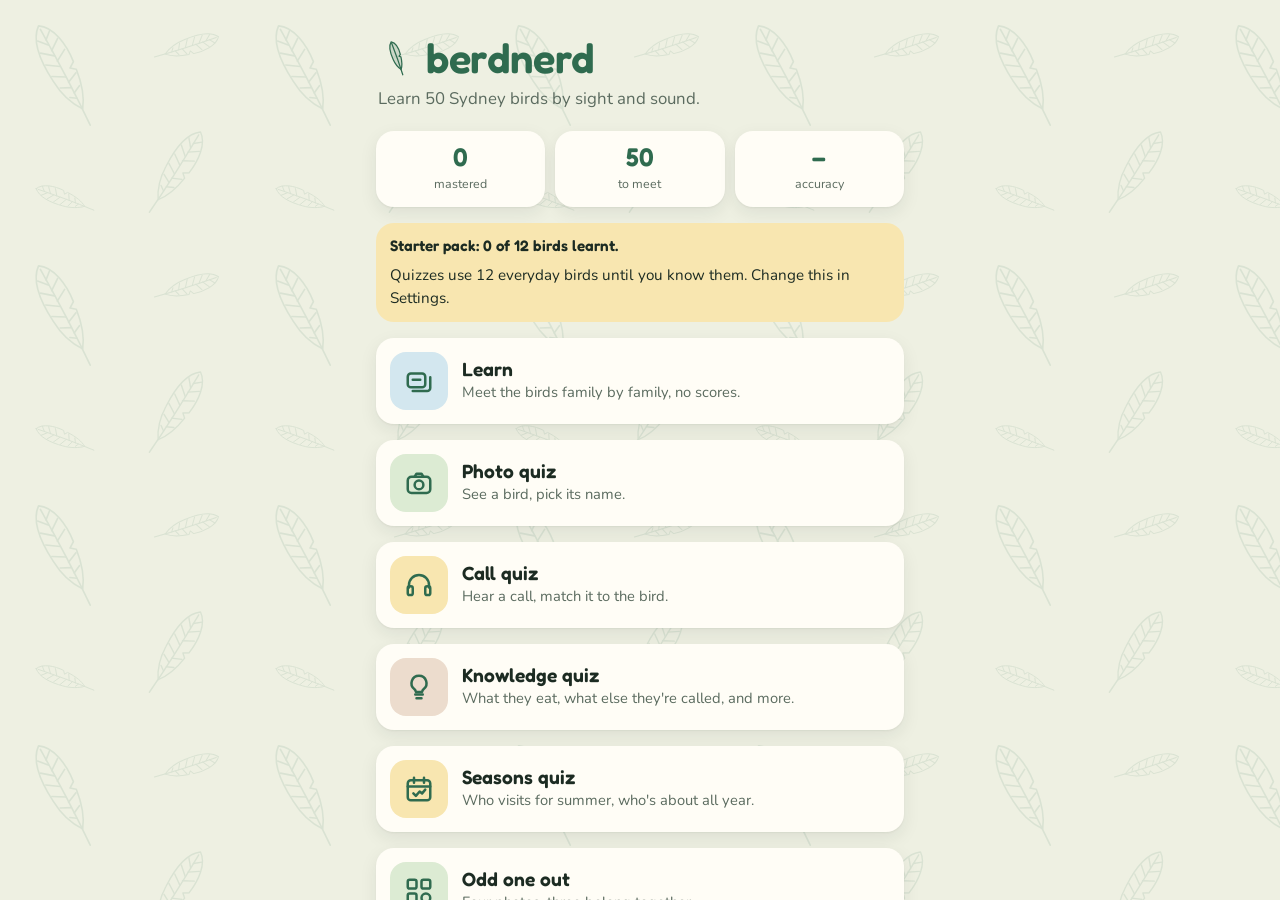
<file: app/index.html>
<!doctype html>
<html lang="en-AU">
<head>
  <meta charset="utf-8">
  <meta name="viewport" content="width=device-width, initial-scale=1, viewport-fit=cover">
  <title>berdnerd</title>
  <meta name="description" content="Learn the birds of Sydney by sight and sound.">
  <meta http-equiv="Content-Security-Policy" content="default-src 'self'; img-src 'self' data:; media-src 'self'; font-src 'self'; style-src 'self'; script-src 'self'; connect-src 'self'; manifest-src 'self'; worker-src 'self'; base-uri 'self'; form-action 'none'; object-src 'none'">
  <meta name="theme-color" content="#2f6b4f" media="(prefers-color-scheme: light)">
  <meta name="theme-color" content="#12221a" media="(prefers-color-scheme: dark)">
  <meta name="apple-mobile-web-app-capable" content="yes">
  <meta name="mobile-web-app-capable" content="yes">
  <meta name="apple-mobile-web-app-status-bar-style" content="black-translucent">
  <meta name="apple-mobile-web-app-title" content="berdnerd">
  <link rel="manifest" href="manifest.webmanifest">
  <link rel="icon" href="icons/icon-192.png">
  <link rel="apple-touch-icon" href="icons/apple-touch-icon.png">
  <link rel="preload" href="fonts/fredoka.woff2" as="font" type="font/woff2" crossorigin>
  <link rel="preload" href="fonts/nunito.woff2" as="font" type="font/woff2" crossorigin>
  <link rel="stylesheet" href="style.css">
</head>
<body>
  <main id="main"></main>
  <script src="app.js"></script>
</body>
</html>
</file>
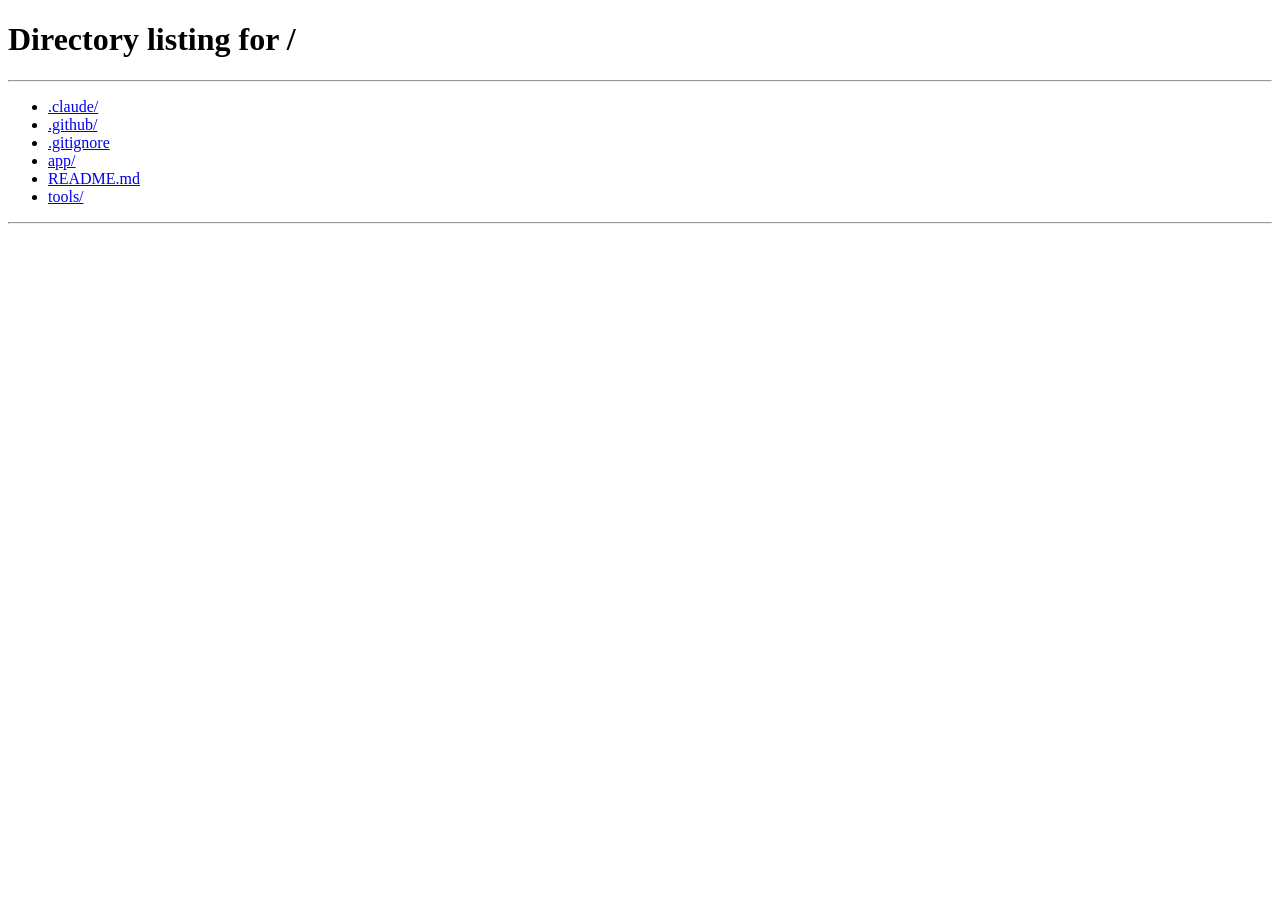
<file: app/sydney-birds/index.html>
<!doctype html>
<html lang="en-AU">
<head>
  <meta charset="utf-8">
  <meta name="viewport" content="width=device-width, initial-scale=1">
  <title>berdnerd has moved</title>
  <!-- The app used to live at /sydney-birds/. Phones that installed it from here keep an old
       service worker that would otherwise serve a frozen copy forever; sw.js here removes it. -->
  <meta http-equiv="refresh" content="0; url=/">
  <style>body{font:18px/1.5 system-ui,sans-serif;margin:0;min-height:100vh;display:grid;place-items:center;background:#eef0e2;color:#1c2b22;text-align:center;padding:24px}a{color:#2f6b4f}</style>
</head>
<body>
  <p>berdnerd has moved to <a href="/">berdnerd.github.io</a>.<br>If this page doesn't move on by itself, tap the link, then add the app to your home screen again.</p>
</body>
</html>
</file>
<file: app/style.css>
/* Fonts (SIL Open Font License, see fonts/) */
@font-face {
  font-family: 'Fredoka';
  src: url('fonts/fredoka.woff2') format('woff2');
  font-weight: 400 700;
  font-display: swap;
}
@font-face {
  font-family: 'Nunito';
  src: url('fonts/nunito.woff2') format('woff2');
  font-weight: 400 800;
  font-display: swap;
}

:root {
  --bg: #eef0e2;
  --motif: rgba(47, 107, 79, .10);
  --card: #fffdf6;
  --ink: #1c2b22;
  --muted: #5b6b5f;
  --line: #c9d1b3;
  --brand: #2f6b4f;
  --brand-ink: #ffffff;
  --accent: #d99a1e;
  --tile-sage: #dcebd3;
  --tile-wattle: #f8e6b0;
  --tile-sky: #d3e7ef;
  --tile-bark: #ecdccd;
  --dock-bg: var(--tile-wattle);
  --good: #226a40;
  --good-bg: #dcefdf;
  --bad: #a53d27;
  --bad-bg: #f7e1da;
  --dock-btn-edge: transparent;
  --shadow: 0 1px 2px rgba(28, 43, 34, .06), 0 6px 18px rgba(28, 43, 34, .08);
  --radius: 18px;
  --font-display: 'Fredoka', 'Nunito', system-ui, sans-serif;
  --font-body: 'Nunito', system-ui, -apple-system, 'Segoe UI', Roboto, sans-serif;
  color-scheme: light dark;
}
@media (prefers-color-scheme: dark) {
  :root {
    --bg: #12221a;
    --motif: rgba(170, 220, 180, .07);
    --card: #1b3125;
    --ink: #eaf2ea;
    --muted: #a9bfae;
    --line: #2a4535;
    --brand: #74c494;
    --brand-ink: #0e1b13;
    --accent: #f0c04e;
    --tile-sage: #29503a;
    --tile-wattle: #4f4320;
    --tile-sky: #23475a;
    --tile-bark: #4a3a2c;
    --dock-bg: var(--tile-sage);
    --good: #82d6a3;
    --good-bg: #1f4430;
    --bad: #f39a86;
    --bad-bg: #4a2a24;
    --shadow: 0 1px 2px rgba(0, 0, 0, .25);
    --dock-btn-edge: rgba(255, 255, 255, .22);
  }
}
/* Colour-blind friendly palette (Settings > Colours): blue for right, vermilion for wrong,
   purple for "still learning". Right/wrong also always carry a tick or cross, not just a colour. */
:root[data-palette="cvd"] {
  --good: #0b5fb8;
  --good-bg: #dce8f7;
  --bad: #b03a16;
  --bad-bg: #f8e0d6;
  --accent: #7a3f9d;
}
@media (prefers-color-scheme: dark) {
  :root[data-palette="cvd"] {
    --good: #8ab4f8;
    --good-bg: #1c3350;
    --bad: #f4a582;
    --bad-bg: #4a2a24;
    --accent: #c39bd3;
  }
}
@media (forced-colors: active) {
  .choices button.right { outline: 3px solid CanvasText; }
  .choices button.wrong { outline: 3px dashed CanvasText; }
}

* { box-sizing: border-box; }
html, body { margin: 0; }
body {
  background: var(--bg);
  color: var(--ink);
  font: 16px/1.5 var(--font-body);
  -webkit-tap-highlight-color: transparent;
  overscroll-behavior-y: none;
}
/* Faint repeated feathers behind everything; the mask takes its colour from the theme. */
body::before {
  content: '';
  position: fixed;
  inset: 0;
  z-index: -1;
  background: var(--motif);
  -webkit-mask: url('feathers.svg') 0 0 / 240px 240px repeat;
  mask: url('feathers.svg') 0 0 / 240px 240px repeat;
  pointer-events: none;
}
main {
  max-width: 560px;
  margin: 0 auto;
  min-height: 100dvh;
  padding: calc(env(safe-area-inset-top) + 16px) 16px calc(env(safe-area-inset-bottom) + 24px);
  display: flex;
  flex-direction: column;
  gap: 16px;
}
h1, h2, h3 { margin: 0; line-height: 1.15; font-family: var(--font-display); font-weight: 600; }
h1 { font-size: 2.6rem; letter-spacing: -.01em; }
h2 { font-size: 1.4rem; }
h3 { font-size: 1.15rem; }
p { margin: 0; }
.muted { color: var(--muted); }
.small { font-size: .8rem; }
button { font: inherit; color: inherit; cursor: pointer; }
a { color: var(--brand); }

/* Top bar */
.bar { display: flex; align-items: center; gap: 12px; min-height: 44px; }
.bar .grow { flex: 1; }
.icon-btn {
  border: 0; background: var(--card); box-shadow: var(--shadow);
  width: 42px; height: 42px; border-radius: 50%;
  display: grid; place-items: center; font-size: 1.15rem; flex: none;
}
.progress { height: 10px; border-radius: 5px; background: var(--line); overflow: hidden; flex: 1; }
.progress > span { display: block; height: 100%; border-radius: 5px; background: var(--brand); transition: width .3s; }
.score-pill {
  font-family: var(--font-display); font-weight: 600; min-width: 42px; height: 32px; padding: 0 10px;
  display: grid; place-items: center; border-radius: 16px; background: var(--tile-wattle);
}

/* Home */
.hero { padding: 18px 2px 4px; }
.wordmark { display: flex; align-items: center; gap: 10px; color: var(--brand); }
.wordmark svg { width: 38px; height: 38px; flex: none; transform: rotate(-20deg); }
.hero p { margin-top: 4px; font-size: 1.05rem; }
.mode {
  display: flex; align-items: center; gap: 14px; text-align: left;
  width: 100%; border: 0; border-radius: var(--radius);
  background: var(--card); box-shadow: var(--shadow); padding: 14px;
  transition: transform .12s;
}
.mode:active { transform: scale(.98); }
.mode .emoji { font-size: 1.9rem; width: 58px; height: 58px; border-radius: 16px; display: grid; place-items: center; flex: none; color: var(--brand); }
.mode .emoji svg { width: 30px; height: 30px; fill: none; stroke: currentColor; stroke-width: 2; stroke-linecap: round; stroke-linejoin: round; }
.mode.learn .emoji { background: var(--tile-sky); }
.mode.facts .emoji { background: var(--tile-bark); }
.mode.seasons .emoji { background: var(--tile-wattle); }
.mode.odd .emoji { background: var(--tile-sage); }
.mode.basics .emoji { background: var(--tile-sky); }
.mode small.tag { display: inline-block; margin-left: 6px; padding: 1px 7px; border-radius: 8px; background: var(--tile-wattle); font: 700 .7rem/1.4 var(--font-body); color: var(--ink); vertical-align: middle; }
.mode h3 { font-size: 1.2rem; }
.mode p { color: var(--muted); font-size: .92rem; margin-top: 1px; }
.mode.photo .emoji { background: var(--tile-sage); }
.mode.call .emoji { background: var(--tile-wattle); }
.mode.browse .emoji { background: var(--tile-sky); }
.mode.settings .emoji { background: var(--tile-bark); }
.stat-row { display: grid; grid-template-columns: repeat(3, 1fr); gap: 10px; }
.stat { background: var(--card); box-shadow: var(--shadow); border-radius: var(--radius); padding: 12px 8px; text-align: center; }
.stat b { display: block; font: 600 1.6rem/1.1 var(--font-display); color: var(--brand); }
.stat span { font-size: .78rem; color: var(--muted); }

.banner { background: var(--tile-wattle); border-radius: var(--radius); padding: 12px 14px; display: grid; gap: 6px; font-size: .95rem; }
.banner b { font-family: var(--font-display); font-weight: 600; }
.banner .btn { justify-self: start; }

/* Learn */
.families { display: grid; gap: 8px; }
.row .chev { color: var(--muted); font-size: 1.4rem; padding-right: 6px; }
.card { background: var(--card); box-shadow: var(--shadow); border-radius: var(--radius); overflow: hidden; }
.card .media { border-radius: 0; box-shadow: none; }
.card-body { padding: 14px 16px 16px; display: grid; gap: 8px; }
.card-body h2 { font-size: 1.6rem; }
.card-body .actions { display: flex; gap: 8px; flex-wrap: wrap; margin-top: 4px; }
.dock .btn.secondary { box-shadow: none; }
.dock .btn:disabled { opacity: .4; }

/* Bird basics */
.panel.pad { padding: 12px 16px; display: grid; gap: 10px; }
.panel.pad.small { font-size: .95rem; }
.panel.pad p { margin: 0; }
.diagram { width: 100%; height: auto; display: block; }
.basics-row { display: flex; gap: 12px; align-items: flex-start; padding: 12px 0; border-bottom: 1px solid var(--line); }
.basics-row:last-child { border-bottom: 0; }
.basics-row b { font-family: var(--font-display); font-weight: 600; }
.basics-row .sub { font-size: .9rem; color: var(--muted); }
.beak { width: 62px; height: 46px; flex: none; }
.shape { width: 62px; height: 60px; flex: none; }
.chips { display: flex; flex-wrap: wrap; gap: 6px; margin-top: 6px; }
.chip { border: 0; border-radius: 10px; padding: 3px 9px; background: var(--tile-sage); font: 700 .78rem/1.5 var(--font-body); color: var(--ink); }
.panel.pad .chip { vertical-align: middle; margin: 2px 2px 0 0; }

/* Settings */
h3.section { font-size: 1rem; color: var(--muted); margin: 6px 4px -6px; }
.panel { background: var(--card); box-shadow: var(--shadow); border-radius: var(--radius); padding: 4px 16px; }
.setting { display: flex; align-items: center; justify-content: space-between; gap: 12px; padding: 12px 0; border-bottom: 1px solid var(--line); }
.setting:last-child { border-bottom: 0; }
.seg { display: inline-flex; background: var(--bg); border-radius: 12px; padding: 3px; flex: none; }
.seg button { border: 0; background: transparent; padding: 6px 12px; border-radius: 9px; font-size: .9rem; font-weight: 700; }
.seg button[aria-pressed="true"] { background: var(--brand); color: var(--brand-ink); }

/* Quiz */
.media {
  position: relative; border-radius: var(--radius); overflow: hidden;
  background: var(--card); box-shadow: var(--shadow); aspect-ratio: 4 / 3;
}
.media img { width: 100%; height: 100%; object-fit: cover; display: block; }
.media .credit {
  position: absolute; left: 0; right: 0; bottom: 0; padding: 14px 10px 6px;
  font-size: .68rem; color: #fff; background: linear-gradient(transparent, rgba(0, 0, 0, .55));
  white-space: nowrap; overflow: hidden; text-overflow: ellipsis;
}
/* Plumage badge on photos of birds whose sexes or ages differ. */
.media .plumage {
  position: absolute; top: 10px; left: 10px; padding: 3px 9px; border-radius: 10px;
  background: rgba(28, 43, 34, .72); color: #fff; font: 700 .75rem/1.4 var(--font-body);
}
.feedback .sci { margin-top: -4px; }
/* Bottom dock: the main action sits where the thumb rests. */
.dock {
  position: sticky; bottom: calc(env(safe-area-inset-bottom) + 12px); margin-top: auto;
  display: flex; align-items: center; gap: 12px; padding: 10px;
  background: var(--dock-bg); border-radius: 28px; box-shadow: 0 8px 28px rgba(0, 0, 0, .18);
}
.dock .btn.block { flex: 1; box-shadow: inset 0 0 0 1px var(--dock-btn-edge); }
.dock-text { display: grid; line-height: 1.25; }
.dock-text b { font: 600 1.2rem/1.2 var(--font-display); }
.dock-text span { font-size: .85rem; opacity: .75; }
.play {
  width: 68px; height: 68px; border-radius: 50%; border: 0; flex: none;
  background: var(--brand); color: var(--brand-ink); font-size: 1.7rem;
  display: grid; place-items: center;
}
.play.playing { animation: pulse 1.4s ease-in-out infinite; }
@keyframes pulse { 50% { transform: scale(1.08); } }

h2.question { font-size: 1.35rem; padding: 4px 2px; }
.choices { display: grid; gap: 10px; }
.choices.names button {
  border: 2px solid transparent; background: var(--card); box-shadow: var(--shadow);
  border-radius: 16px; padding: 15px 16px; text-align: left;
  font: 600 1.1rem/1.2 var(--font-display);
}
.choices.photos { grid-template-columns: 1fr 1fr; }
.choices.photos button {
  border: 3px solid transparent; padding: 0; border-radius: 16px; overflow: hidden;
  background: var(--card); box-shadow: var(--shadow); aspect-ratio: 1; position: relative;
}
.choices.photos img { width: 100%; height: 100%; object-fit: cover; display: block; }
.choices.photos .label {
  position: absolute; left: 0; right: 0; bottom: 0; padding: 18px 8px 6px;
  font: 600 .9rem/1.2 var(--font-display);
  color: #fff; background: linear-gradient(transparent, rgba(0, 0, 0, .7));
}
.choices button { position: relative; }
.choices button.right { border-color: var(--good); background: var(--good-bg); }
.choices button.wrong { border-color: var(--bad); background: var(--bad-bg); }
.choices button:disabled { cursor: default; }
.choices button.dim { opacity: .5; }
/* A tick or cross as well as the colour, so right and wrong read without colour vision. */
.choices button.right::after, .choices button.wrong::after {
  position: absolute; top: 50%; right: 12px; transform: translateY(-50%);
  width: 28px; height: 28px; border-radius: 50%; display: grid; place-items: center;
  font: 700 1rem/1 var(--font-body); color: #fff;
}
.choices button.right::after { content: '\2713'; background: var(--good); }
.choices button.wrong::after { content: '\2715'; background: var(--bad); }
.choices.names button.right, .choices.names button.wrong { padding-right: 52px; }
.choices.photos button.right::after, .choices.photos button.wrong::after { top: 10px; right: 10px; transform: none; box-shadow: 0 1px 4px rgba(0, 0, 0, .4); }
/* Three photo answers: the third spans the row so there is no orphan tile. */
.choices.photos.three button:last-child { grid-column: 1 / -1; aspect-ratio: 2.08; }

.feedback { border-radius: var(--radius); padding: 14px 16px; display: grid; gap: 6px; scroll-margin-bottom: 110px; }
.feedback.good { background: var(--good-bg); }
.feedback.bad { background: var(--bad-bg); }
.feedback h3 { font-size: 1.25rem; }
.feedback.good h3 { color: var(--good); }
.feedback.bad h3 { color: var(--bad); }
.feedback .actions { display: flex; gap: 8px; flex-wrap: wrap; margin-top: 4px; }
.compare { display: flex; gap: 10px; align-items: center; margin-top: 4px; padding: 8px; border-radius: 12px; background: rgba(255, 255, 255, .45); }
@media (prefers-color-scheme: dark) { .compare { background: rgba(0, 0, 0, .2); } }
.compare img { width: 56px; height: 56px; border-radius: 10px; object-fit: cover; flex: none; }
.compare .sub { font-size: .85rem; color: var(--muted); }
.mixups { display: grid; gap: 8px; }
.row.static { cursor: default; }
.row.static img + img { margin-left: -6px; }

.btn {
  border: 0; border-radius: 14px; padding: 12px 18px;
  font: 600 1rem/1.2 var(--font-display);
  background: var(--brand); color: var(--brand-ink); text-align: center;
}
.btn.secondary { background: var(--card); color: var(--ink); box-shadow: var(--shadow); }
.btn.block { width: 100%; padding: 16px; font-size: 1.15rem; }
.btn:disabled { opacity: .6; }

/* Results */
.score { text-align: center; padding: 20px 0 4px; }
.score b { font: 600 3.4rem/1 var(--font-display); color: var(--brand); display: block; }
.score p { font-family: var(--font-display); font-size: 1.2rem; margin-top: 6px; }
.missed { display: grid; gap: 8px; }
.row {
  display: flex; align-items: center; gap: 12px; padding: 8px; width: 100%; text-align: left;
  background: var(--card); box-shadow: var(--shadow); border-radius: 16px; border: 0;
}
.row img { width: 58px; height: 58px; border-radius: 12px; object-fit: cover; flex: none; }
.row .grow { flex: 1; min-width: 0; }
.row b { font-family: var(--font-display); font-weight: 600; }
.row .sub { font-size: .8rem; color: var(--muted); }

/* Field guide */
.search {
  width: 100%; border: 2px solid var(--line); background: var(--card); color: var(--ink);
  border-radius: 14px; padding: 12px 14px; font: inherit;
}
.search:focus { outline: none; border-color: var(--brand); }
.grid { display: grid; grid-template-columns: repeat(auto-fill, minmax(150px, 1fr)); gap: 10px; }
.grid h3.family { grid-column: 1 / -1; margin: 10px 2px -2px; font-size: 1.05rem; color: var(--muted); }
.grid h3.family:first-child { margin-top: 0; }
.tile {
  border: 0; padding: 0; background: var(--card); box-shadow: var(--shadow);
  border-radius: 16px; overflow: hidden; text-align: left; position: relative;
}
.tile img { width: 100%; aspect-ratio: 1; object-fit: cover; display: block; background: var(--line); }
.tile span { display: block; padding: 8px 10px 10px; font: 600 .95rem/1.2 var(--font-display); }
/* Mastered: a filled dot with a tick. Learning: a hollow ring. Different shapes, not just colours. */
.tile .dot { position: absolute; top: 8px; right: 8px; width: 18px; height: 18px; border-radius: 50%; box-shadow: 0 0 0 2px #fff; display: grid; place-items: center; }
.dot.mastered { background: var(--good); }
.dot.mastered::after { content: '\2713'; color: #fff; font: 700 .7rem/1 var(--font-body); }
.dot.learning { background: var(--card); border: 4px solid var(--accent); }

.gallery { display: flex; overflow-x: auto; scroll-snap-type: x mandatory; gap: 8px; border-radius: var(--radius); scrollbar-width: none; }
.gallery::-webkit-scrollbar { display: none; }
.gallery .media { flex: 0 0 100%; scroll-snap-align: center; }
.calls { display: grid; gap: 8px; }
.call-row { display: flex; align-items: center; gap: 12px; background: var(--card); box-shadow: var(--shadow); border-radius: 16px; padding: 8px 12px 8px 8px; }
.call-row .icon-btn { background: var(--brand); color: var(--brand-ink); box-shadow: none; }
.call-row .grow { min-width: 0; }
.call-row b { font-family: var(--font-display); font-weight: 600; }
.call-row .sub { font-size: .75rem; color: var(--muted); overflow: hidden; text-overflow: ellipsis; white-space: nowrap; }
.tip { background: var(--tile-sage); border-radius: var(--radius); padding: 14px 16px; }
.season-box, .facts-box { background: var(--card); box-shadow: var(--shadow); border-radius: var(--radius); padding: 12px 16px; display: grid; gap: 6px; }
.season-box b, .facts-box b { font-family: var(--font-display); font-weight: 600; }
.facts-box p { font-size: .95rem; }
.facts-box b { font-family: var(--font-body); font-weight: 700; }
.spark { width: 100%; height: auto; display: block; }
.spark rect { fill: var(--brand); }
.spark text { fill: var(--muted); font: 10px var(--font-body); }
.feedback .spark { margin-top: 4px; }
.media.small-media { aspect-ratio: 16 / 7; }

.credits h3 { margin-top: 6px; }
.credits li { margin-bottom: 6px; font-size: .8rem; color: var(--muted); }
.credits ul { padding-left: 18px; margin: 6px 0 14px; }
</file>
